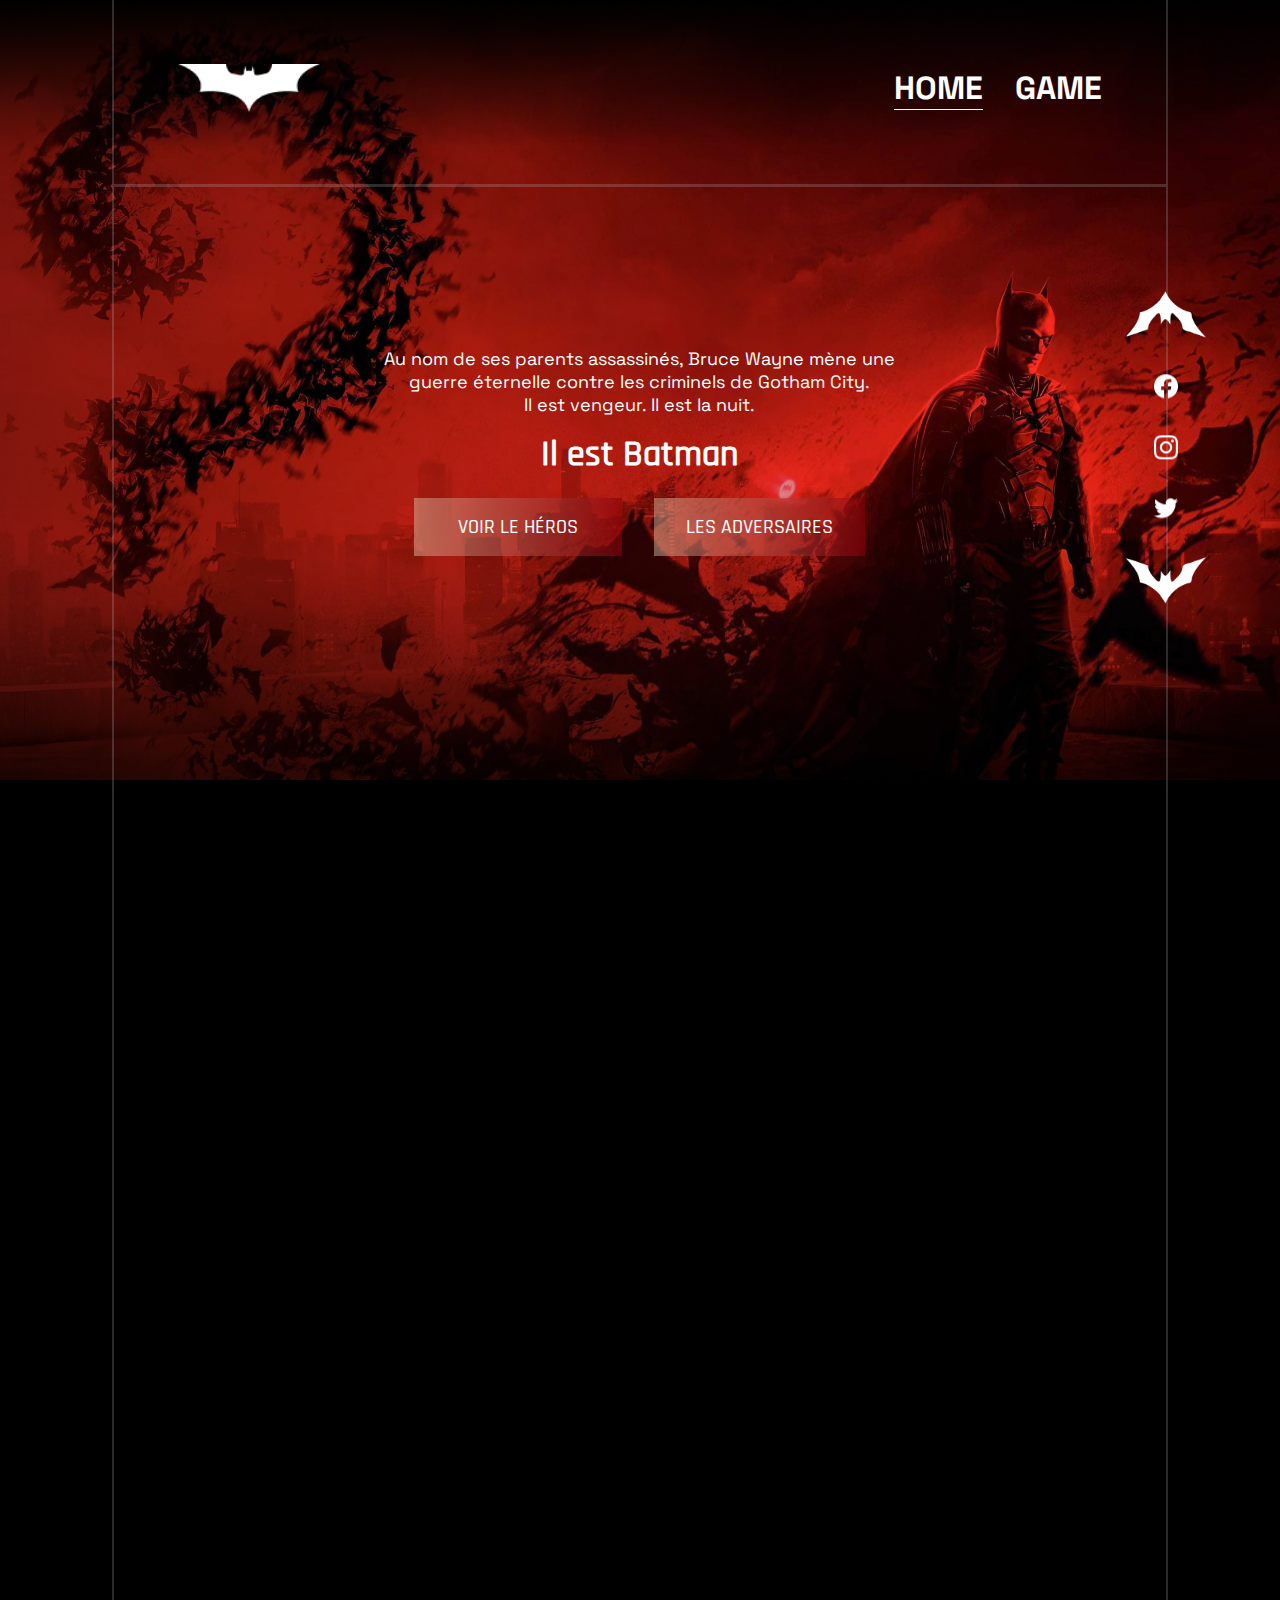
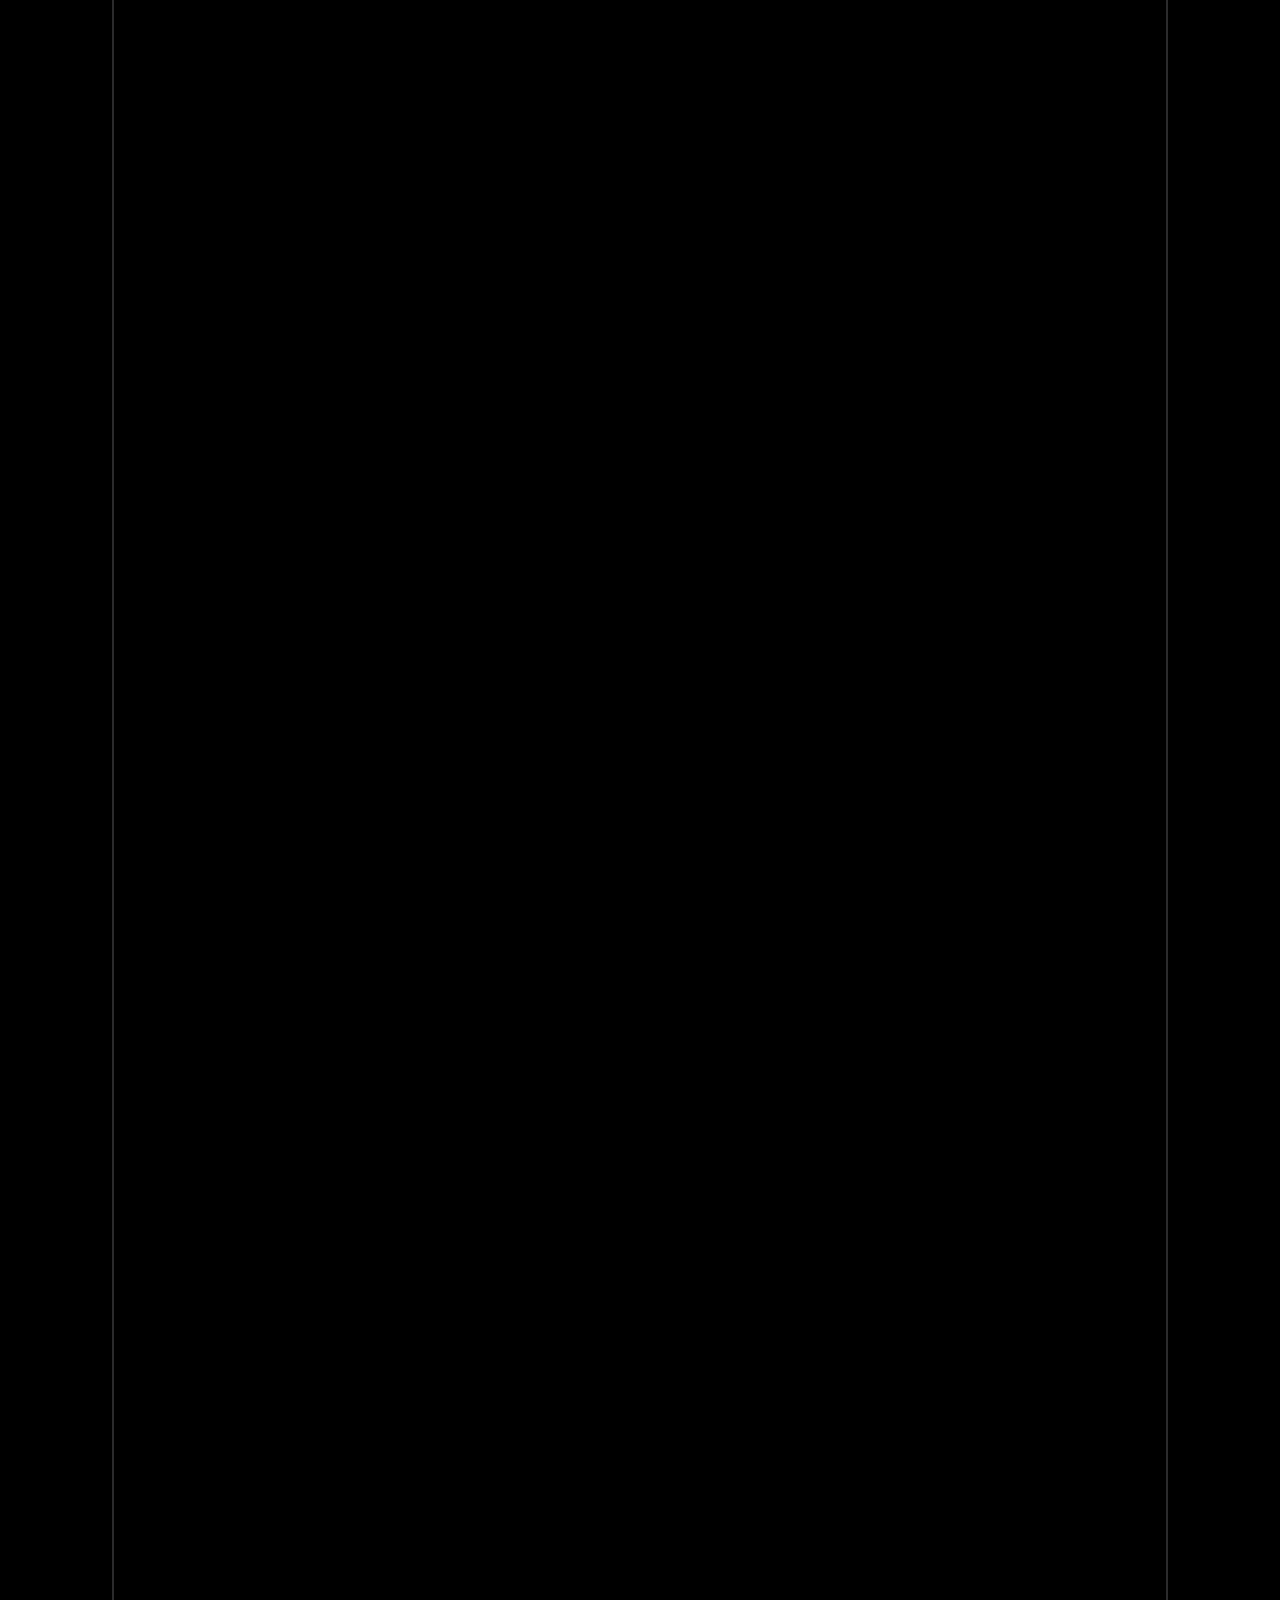
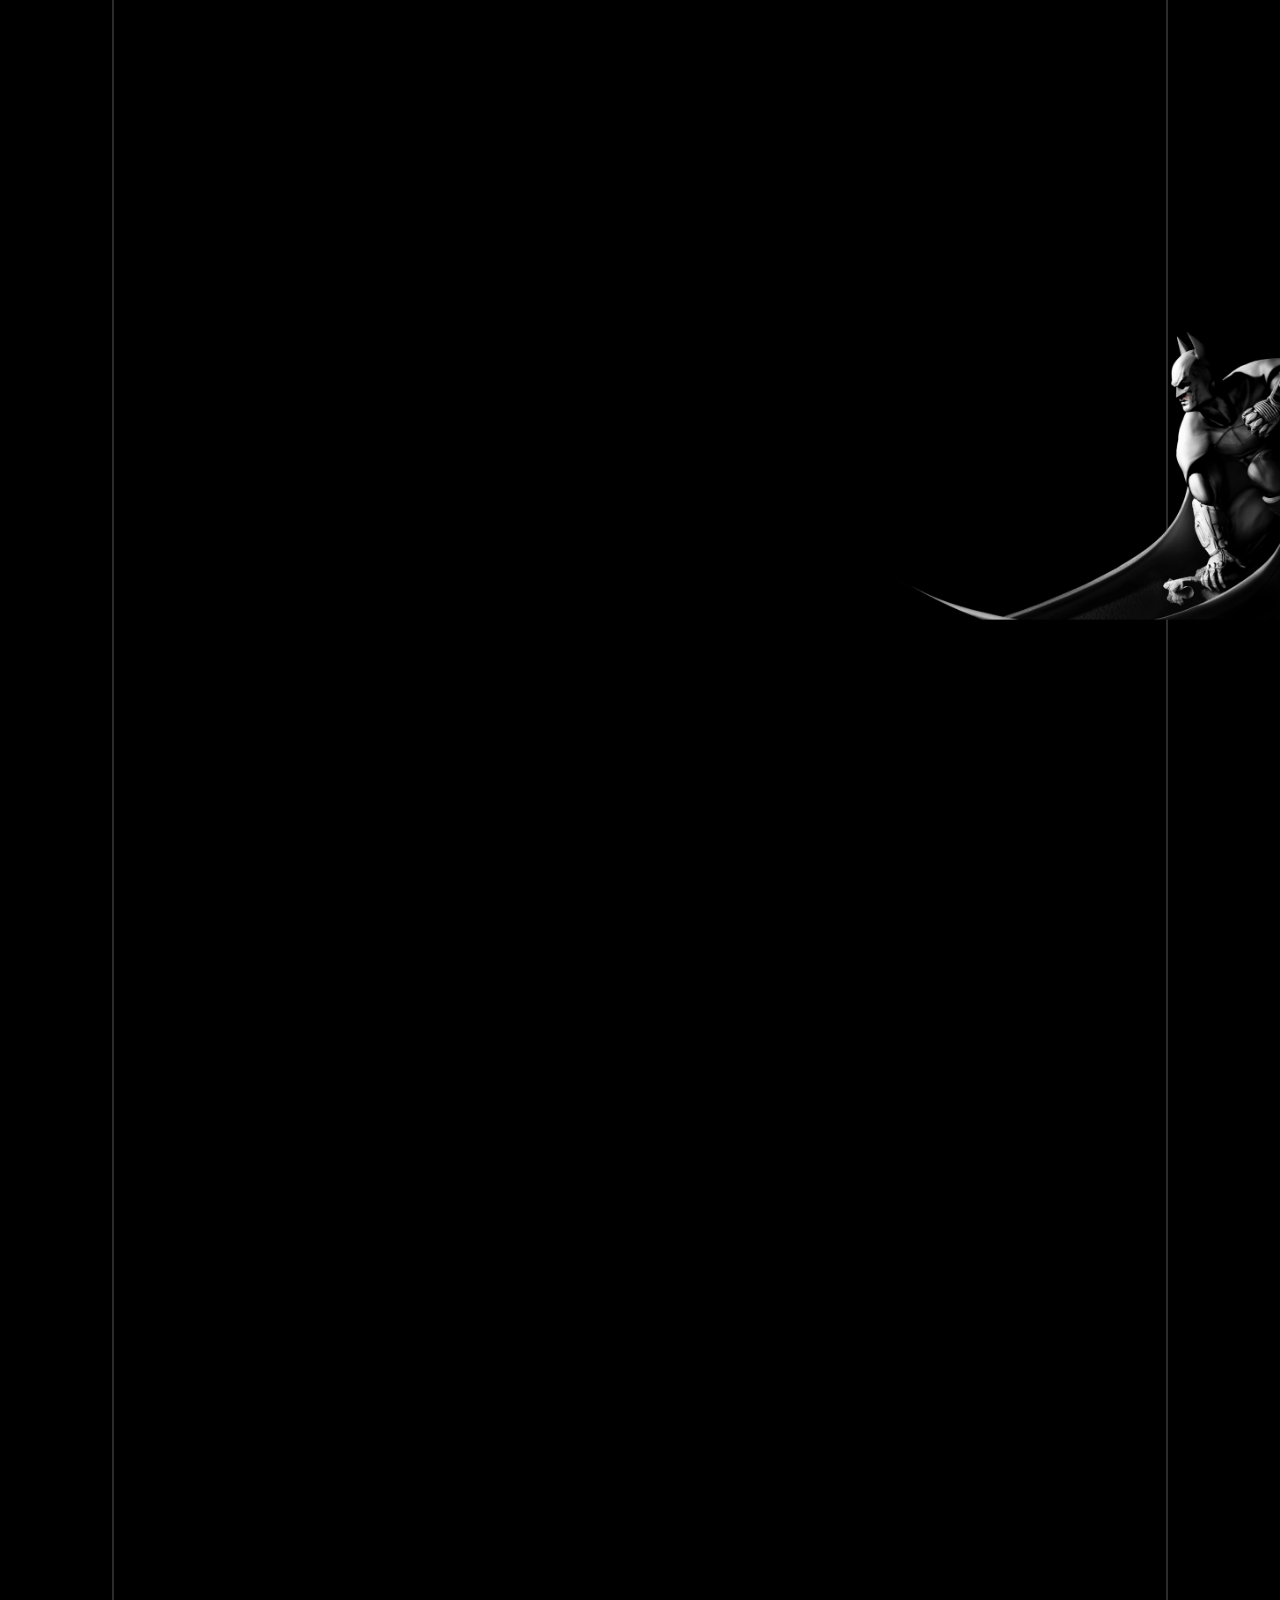
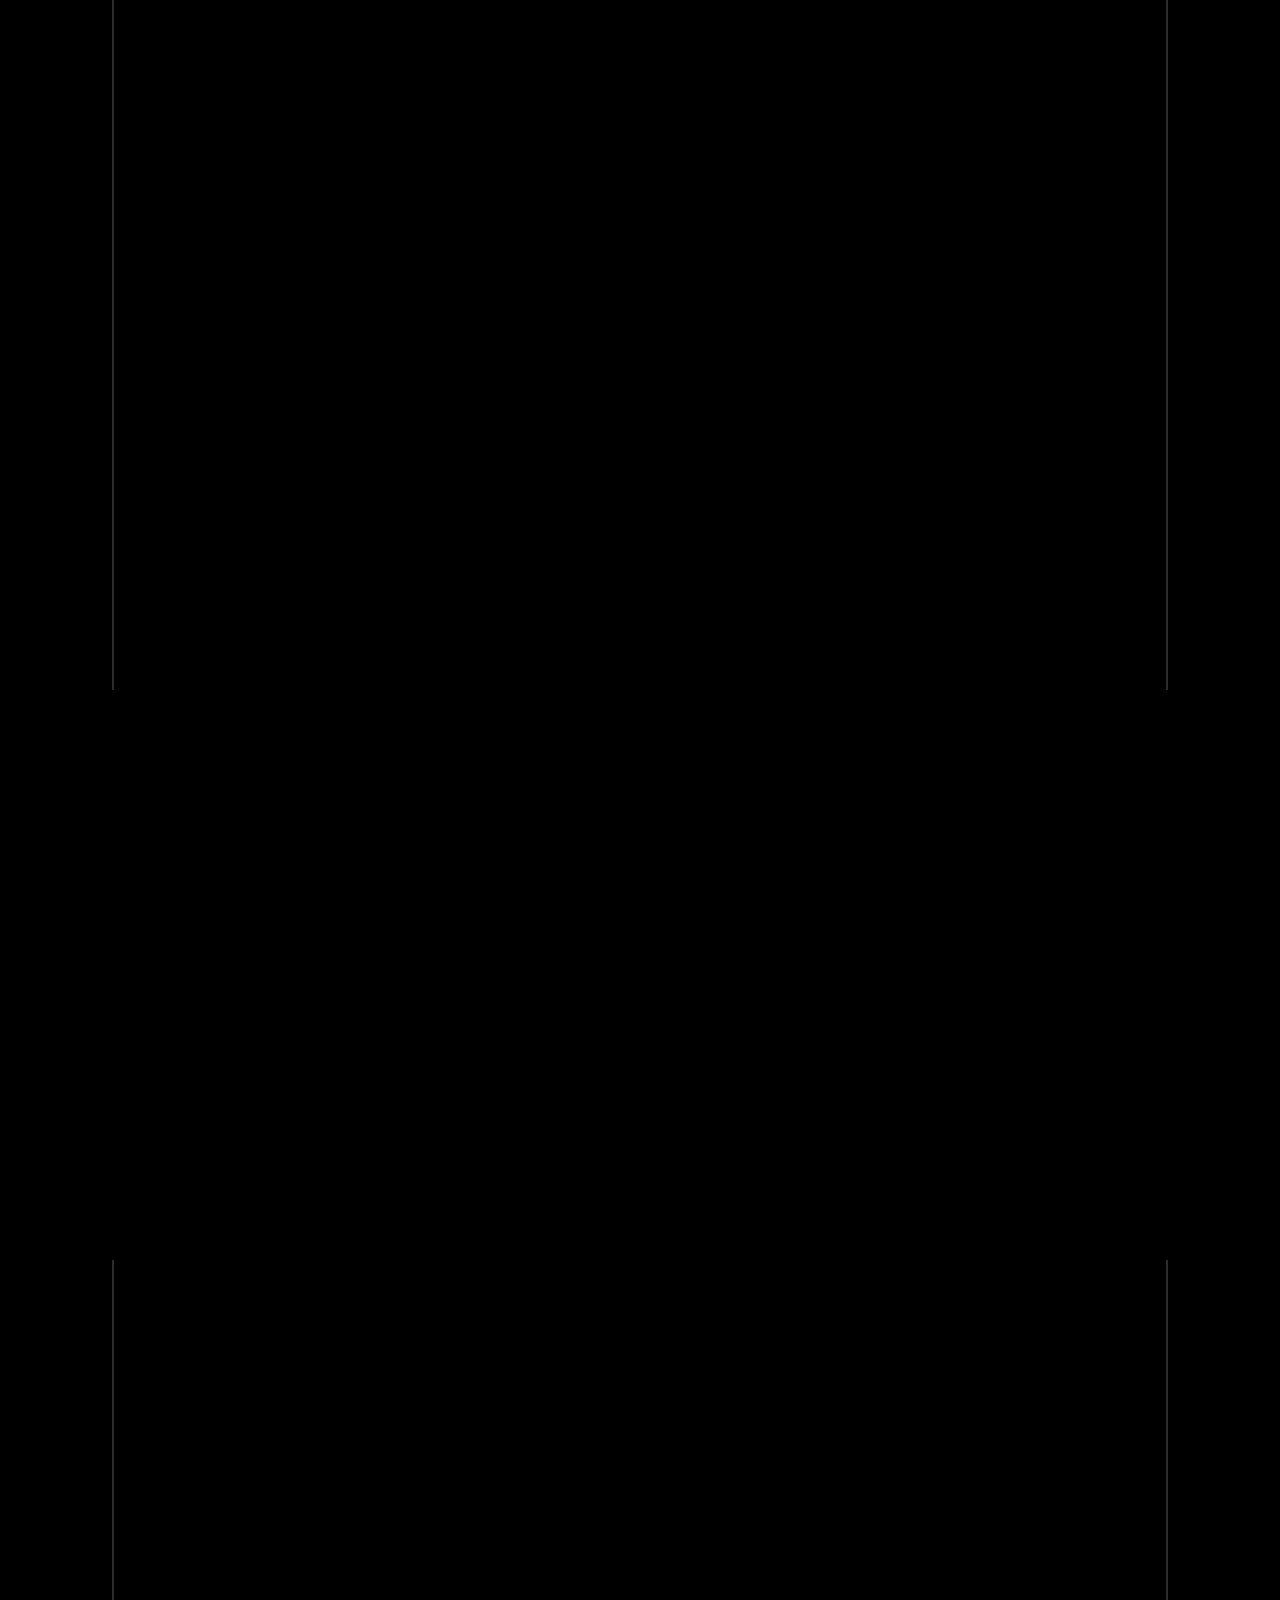
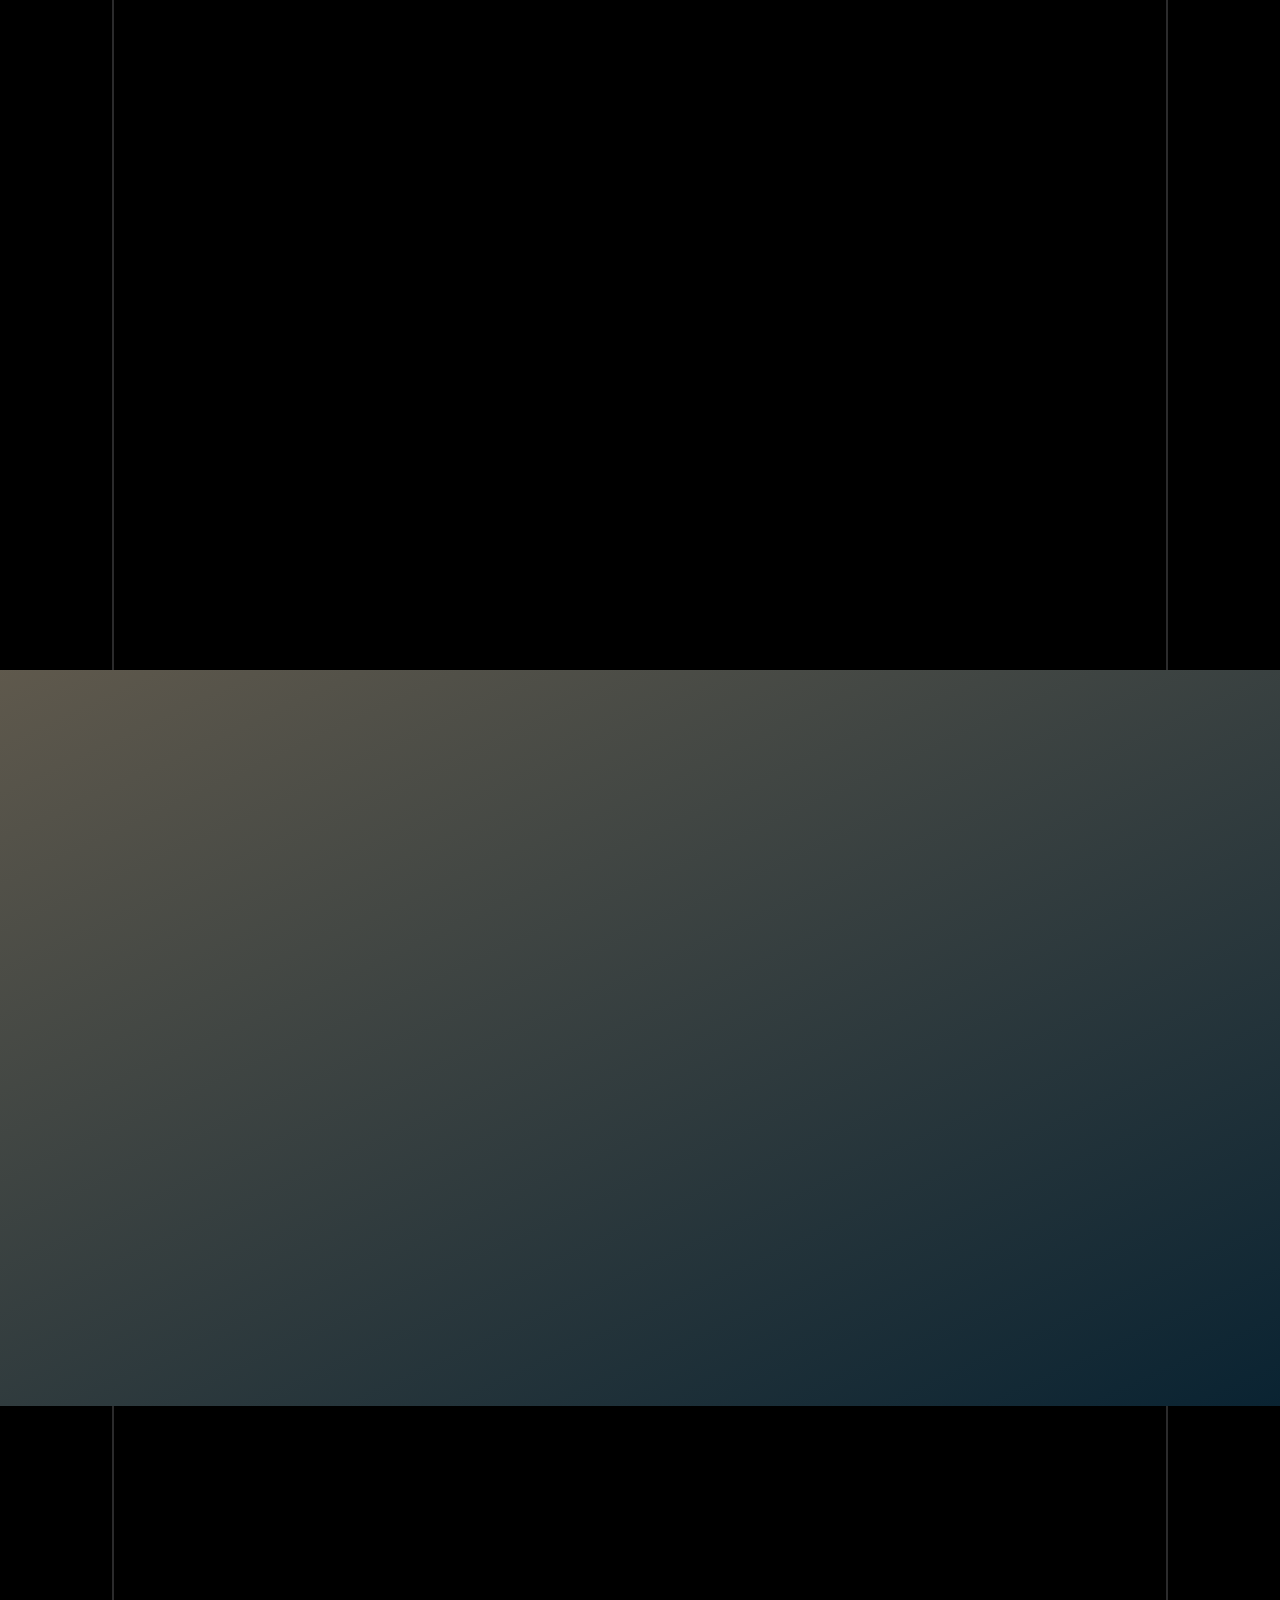
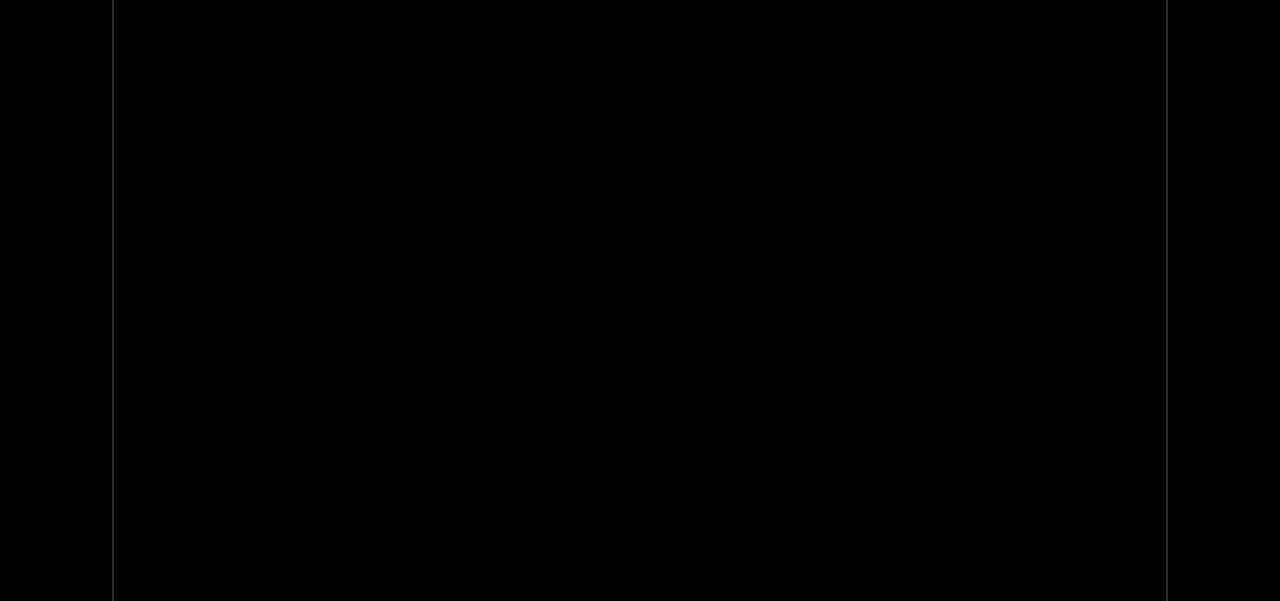
<file: index.html>
<!DOCTYPE html>
<html lang="fr">
<head>
	<meta charset="UTF-8">
	<meta http-equiv="X-UA-Compatible" content="IE=edge">
	<meta name="viewport" content="width=device-width, initial-scale=1.0">
	<link rel="stylesheet" href="styles/main.css">
	<link rel="shortcut icon" href="assets/logos/batman-favicon.png" type="image/x-icon">
	<title>BATMAN | Home</title>
</head>
<body id="home">
	<header id="header">
		<nav class="container nav">
			<div class="nav-wrapper">
				<a href="index.html" class="logo icon-link fade">
					<img src="assets/logos/logohome.png"
					alt="logo" class="img-hover"
					>
				</a>
				<ul class="links fade">
					<li><a href="index.html" class="link link-active">HOME</a></li>
					<li><a href="game.html" class="link">GAME</a></li>
				</ul>
			</div>
		</nav>
		<div class="banner container">
			<div class="banner-wrapper">
				<div class="banner-description fade">
					<p>
						Au nom de ses parents assassinés, Bruce Wayne mène une
            			guerre éternelle contre les criminels de Gotham City.
					</p>
					<p>
						Il est vengeur. Il est la nuit.
					</p>
				</div>
				<h1 class="fade">Il est Batman</h1>
				<div class="btn-group fade">
					<a href="#section-heros" class="btn btn-translucent">
						Voir le héros
					</a>
					<a href="#section-versus" class="btn btn-translucent">
						Les adversaires
					</a>
				</div>
			</div>
		</div>
	</header>

	<main>
		<section class="section arrow-down">
			<div class="container">
				<img
					src="assets/logos/flèche_down_header.png"
					alt="fleche vers le bas"
					class="fade-in"
				>
			</div>
		</section>

		<section id="section-heros" class="section section-left">
			<div class="container">
				<h2 class="section-title fade-in">
					BATMAN AU CINÉMA
				</h2>

				<p class="section-text fade-in">
					Le personnage de Batman est un super héros de l'univers de
					DC Comics. Il a été créé par le dessinateur Bob Kane et le
					scénariste Bill Finger et apparaît pour la première fois
					dans le comic book Detective Comics en 1939. Batman se
					différencie de Superman, alors héros majeur de DC, car il
					n'a aucun pouvoir. Il sera porté au cinema pour la première
					fois en 1943 par Lewis Wilson et bénéficiera de nombreux
					reboot, donnant l'occasion à de multiples acteurs
					d'interpréter l'homme chauve-souris. Voici les trois
					derniers :
				</p>

				<div class="section-images">
					<article class="section-image-wrapper fade-in">
						<div class="card">
							<img
								src="assets/illustrations/home/Bathome2.png"
								alt="Batman"
								class="section-image"
							/>
							<div class="actor-info">
								<div class="actor-image">
									<img src="assets/illustrations/home/robert-pattinson.png"
										alt="Robert pattinson"
									>
								</div>
								<div class="actor-text">
									<p>Robert Pattinson</p>
									<p class="actor-date">2022</p>
								</div>
							</div>
						</div>
					</article>

					<article class="section-image-wrapper fade-in">
						<div class="card">
							<img
								src="assets/illustrations/home/Bathome3.png"
								alt="Batman"
								class="section-image"
							/>
							<div class="actor-info">
								<div class="actor-image">
									<img src="assets/illustrations/home/christian-bale.png"
										alt="Christian Bale"
									>
								</div>
								<div class="actor-text">
									<p>Christian Bale</p>
									<p class="actor-date">2006 - 2008 - 2012</p>
								</div>
							</div>
						</div>
					</article>

					<article class="section-image-wrapper fade-in">
						<div class="card">
							<img
								src="assets/illustrations/home/Bathome4.png"
								alt="Batman"
								class="section-image"
							/>
							<div class="actor-info">
								<div class="actor-image">
									<img src="assets/illustrations/home/ben-affleck.jpg"
										alt="Ben Affleck"
									>
								</div>
								<div class="actor-text">
									<p>Ben Affleck</p>
									<p class="actor-date">2016 2017/2020 2023</p>
								</div>
							</div>
						</div>
					</article>
				</div>


			</div>
		</section>

		<section id="section-versus" class="section section-left">
			<div class="container">
				<h2 class="section-title fade-in">
					<p id="nemesis">
						<span>NÉMÉSIS</span>
						<img src="assets/illustrations/home/Bathome13.png" alt="">
					</p>
				</h2>

				<p class="section-text fade-in">
					Batman souhaite éradiquer la criminalité de Gotham. C'est
					pourquoi, il affrontera la plupart du temps, des vilains
					sans capacités surnaturelles mais particulièrement violents
					ou psychopathes. Avec son introduction dans la Justice
					League il aura l'occasion de se mesurer à des antagonistes
					qui défient l'imagination et les lois de la physique. Parmi
					les derniers ennemis emblématiques que nous avons pu voir au
					cinéma, on retrouve :
				</p>

				<div class="section-images">
					<article class="section-image-wrapper fade-in">
						<div class="card">
							<img
								src="assets/illustrations/home/Bathome5.png"
								alt="The Riddler - Paul Dano"
								class="section-image"
							/>
							<div class="actor-info">
								<div class="actor-image">
									<img src="assets/illustrations/home/paul.jpg"
										alt="The Riddler - Paul Dano"
									>
								</div>
								<div class="actor-text">
									<p>Paul Dano</p>
									<p class="actor-date">2022</p>
								</div>
							</div>
						</div>
						<div>
							<p>The Riddler</p>
						</div>
					</article>

					<article class="section-image-wrapper fade-in">
						<div class="card">
							<img
								src="assets/illustrations/home/Bathome6.png"
								alt="Le Joker - Heath Ledger"
								class="section-image"
							/>
							<div class="actor-info">
								<div class="actor-image">
									<img src="assets/illustrations/home/heath.jpg"
										alt="Heath Ledger"
									>
								</div>
								<div class="actor-text">
									<p>Heath Ledger</p>
									<p class="actor-date">2008</p>
								</div>
							</div>
						</div>
						<div>
							<p>Le Joker</p>
						</div>
					</article>

					<article class="section-image-wrapper fade-in">
						<div class="card">
							<img
								src="assets/illustrations/home/Bathome7.png"
								alt="Darkseid - Ray Porter"
								class="section-image"
							/>
							<div class="actor-info">
								<div class="actor-image">
									<img src="assets/illustrations/home/ray.jpg"
										alt="Ray Porter"
									>
								</div>
								<div class="actor-text">
									<p>Ray Porter</p>
									<p class="actor-date">2022</p>
								</div>
							</div>
						</div>
						<div>
							<p>Darkseid</p>
						</div>
					</article>
				</div>
			</div>
		</section>

		<section class="section section-ally section-left">
			<img src="assets/illustrations/home/Bathome12.png" alt="">
			<div class="container">
				<h2 class="section-title fade-in">
					Alliés
				</h2>

				<p class="section-text fade-in">
					Alfred est le majordome des Wayne. A leur mort il s'occupe
					de l'éducation du jeune Bruce avant de l'assister dans son
					rôle du Batman. Ce dernier rencontrera Catwoman dès le
					premier numéro des aventures de l'homme-chauve souris en
					1940. Tantôt ennemie tantôt alliée la jeune femme fatale
					fera tourner la tête de Batman à maintes reprises. Du côté
					de la police, Bruce pourra compter sur l'aide infaillible de
					James Gordon, “Jim , qui désire lui aussi nettoyer sa ville
					de la criminalité qui y règne.
				</p>

				<div class="section-images">
					<article class="section-image-wrapper fade-in">
						<div class="card">
							<img
								src="assets/illustrations/home/Bathome9.png"
								alt="Alfred Pennyworth - Michael Cain"
								class="section-image"
							/>
							<div class="actor-info">
								<div class="actor-image">
									<img src="assets/illustrations/home/michael.jpg"
										alt="Michael Cain"
									>
								</div>
								<div class="actor-text">
									<p>Michael Cain</p>
									<p class="actor-date">2006 2008 2012</p>
								</div>
							</div>
						</div>
						<div>
							<p>Alfred Pennyworth</p>
						</div>
					</article>

					<article class="fade-in">
						<div class="card">
							<img
								src="assets/illustrations/home/Bathome8.png"
								alt="Catwoman - Zoé Kravitz"
								class="section-image"
							/>
							<div class="actor-info">
								<div class="actor-image">
									<img src="assets/illustrations/home/zoe.jpg"
										alt="Zoé Kravitz"
									>
								</div>
								<div class="actor-text">
									<p>Zoé Kravitz</p>
									<p class="actor-date">2008</p>
								</div>
							</div>
						</div>
						<div>
							<p>Catwoman</p>
						</div>
					</article>

					<article class="section-image-wrapper fade-in">
						<div class="card">
							<img
								src="assets/illustrations/home/Bathome10.png"
								alt="James Gordon"
								class="section-image"
							/>
							<div class="actor-info">
								<div class="actor-image">
									<img src="assets/illustrations/home/benjamin.jpg"
										alt="James Gordon"
									>
								</div>
								<div class="actor-text">
									<p>Benjamin McKenzie</p>
									<p class="actor-date">2014 2019</p>
								</div>
							</div>
						</div>
						<div>
							<p>James Gordon</p>
						</div>
					</article>
				</div>
			</div>
		</section>

		<section class="section section-right">
			<div class="container">
				<h2 class="section-title fade-in">
					Justice league
				</h2>

				<p class="section-text fade-in">
					Lorsque la Terre est menacée les plus grands super-héros
					s'allient pour la protéger. Ils doivent cependant apprendre
					à se faire confiance mutuellement et à faire équipe ce qui
					ne sera pas chose aisée. Ensemble ils forment la Justice
					League, les plus grands superhéros de la Terre, ceux vers
					qui le monde entier se tourne lorsque les menaces
					extraterrestres ou surnaturelles menacent son existence
				</p>
			</div>
			<img
				src="assets/illustrations/home/Bathome11.png"
				alt="Justice League"
				class="section-image-full fade-in">
		</section>

		<section class="section section-left">
			<div class="container">
				<h2 class="section-title fade-in">
					MULTIMÉDIA
				</h2>
				<article class="carousel fade-in">
					<img
						src="assets/logos/icon_flèche_1.png"
						alt="left"
						id="left"
						class="carousel-control"
					/>
					<div class="carousel-content">
						<img
							src="assets/illustrations/home/Bathome_ba1.png"
							alt="Batman Begins"
							class="carousel-content-image"
						/>
						<div class="carousel-content-text">
							<h5>ACTION, ADVENTURE</h5>
							<p>Batman Begins</p>
							<h5>IMDB: <span class="imdb">8.2</span></h5>
							<p class="carousel-content-text--detail">
								Le jeune Bruce Wayne assiste impuissant au
								meurtre de ses parents. Profondément traumatisé,
								il grandit obnubilé par un désir de vengeance.
								La Ligue des ombres, une secte de guerriers
								ninja dirigée par Ra's al Ghul, se chargera de
								son entraînement. De retour chez lui à Gotham,
								avec l'aide de son majordome Alfred Pennyworth,
								Bruce Wayne se lance alors dans la lutte contre
								le crime sous le nom de Batman.
							</p>
						</div>
					</div>
					<img
						src="assets/logos/icon_flèche_2.png"
						alt="right"
						id="right"
						class="carousel-control"
					/>
				</article>
				<div class="video-wrapper fade-in">
					<a
						id="link-ba"
						href="https://www.youtube.com/watch?v=jXrFsn9pcZY"
						target="_blank"
					>
						<img
							id="img-ba"
							src="assets/illustrations/home/Bathome_ba2.png"
							alt="Bande annonce Batman"
						>
						<img
							id="icon-player"
							src="assets/logos/icon_player.png"
							alt="Play"
						>
					</a>
				</div>
			</div>
		</section>

		<section id="section-form" class="section section-form">
			<h2 class="section-title fade-in">
				Prenons contact
			</h2>
			<form action="" class="forms">
				<div>
					<label class="form-heading fade-in" for="email"
						>Addresse email</label
					>
					<input
						class="input-block fade-in"
						type="email"
						name="email"
						id="email"
						placeholder="Addresse email"
					/>
				</div>
				<div>
					<label class="form-heading fade-in">Newsletter</label>
					<div class="checkbox-wrapper fade-in">
						<span>
							En cochant cette case vous acceptez de recevoir
							l'actualité concernant les aventures de Batman :
						</span>
						<input type="checkbox" name="checkbox" id="checkbox" />
					</div>
					<div id="select">
						<select name="frequency_newsletter"
							id="frequency_newsletter"
							class="select fade-in"
						>
							<option disabled selected value>
								Chosissez la fréquence à laquelle vous souhaitez
								recevoir votre newletter
							</option>
							<option value="1_in_week">
								Une fois par semaine
							</option>
							<option value="1_in_2_week">
								Une fois toutes les deux semaines
							</option>
							<option value="1_in_month">
								Une fois par mois
							</option>
							<option value="1_in_3_month">
								Une fois toutes les trois mois
							</option>
							<option value="1_in_6_month">
								Une fois toutes les six mois
							</option>
						</select>
					</div>
					<label class="input-block fade-in" for="">
						Souhaitez vous recevoir des news
					</label>
					<div class="radio-group fade-in">
						<input type="radio" name="news" id="films" />
						<label class="btn btn-bordered" for="films">
							Des Films</label>
						<input type="radio" name="news" id="comics" />
						<label class="btn btn-bordered" for="comics">
							Des Comics</label>
						<input type="radio" name="news" id="all" />
						<label class="btn btn-bordered" for="all">
							De tout</label>
					</div>
				</div>
				<div>
					<label class="form-heading fade-in" for="message">Message</label>
					<input
						type="text"
						class="input-block fade-in"
						name="message"
						id="message"
						placeholder="Laissez un commentaire pour la communauté"
					/>
				</div>
				<div class="btn-group">
					<button 
						type="submit"
						class="btn btn-translucent fade-in"
						id="open"
					>
						Confirmer
					</button>
				</div>
				<div class="popup-container" id="popupContainer">
					<div class="popup">
						<button id="close">
							&times;
						</button>
						<p>
							message reçu !
						</p>
					</div>
				</div>
			</form>
		</section>

		<section class="section">
			<div class="container">
				<article class="quotes">
					<img
						src="assets/logos/icon_guillemets_1.png"
						alt="Quotes"
						class="quotes-image fade-in"
						id="quotes-image-first"
					>
					<div class="quotes-content">
						<p class="quotes-text fade-in">
							La seule façon raisonnable de vivre en ce bas monde,
							c'est en dehors des règles.La seule façon
							raisonnable de vivre en ce bas monde, c'est en
							dehors des règles.
						</p>
						<p class="quotes-author fade-in">
							<small>The Dark Knight : Le Chevalier Noir -</small>
							<br />
							<small>Le Joker à Batman (2008)</small>
						</p>
						<div class="quotes-navigation fade-in">
							<a class="quotes-navigation-btn"></a>
							<a class="quotes-navigation-btn"></a>
							<a class="quotes-navigation-btn"></a>
							<a class="quotes-navigation-btn"></a>
							<a
								class="quotes-navigation-btn quotes-navigation-btn-active">
							</a>
							<a class="quotes-navigation-btn"></a>
							<a class="quotes-navigation-btn"></a>
							<a class="quotes-navigation-btn"></a>
							<a class="quotes-navigation-btn"></a>
						</div>
					</div>
					<img
						src="assets/logos/icon_guillemets_2.png"
						alt="Quotes"
						class="quotes-image fade-in"
						id="quotes-image-second"
					>
				</article>
			</div>
		</section>

		<aside class="aside">
			<div class="container">
				<div class="networks">
					<a href="#header" class="icon-large icon-link">
						<img
							src="assets/logos/logo_bat_flèche.png"
							alt="Go to the top"
							class="img-hover"
						>
					</a>
					<a href="#" class="icon-small icon-link">
						<img
							src="assets/logos/icon_facebook.png"
							alt="Facebook"
							class="img-hover"
						/>
					</a>
					<a href="#" class="icon-small icon-link">
						<img src="assets/logos/icon_ig.png" alt="Instagram"
						class="img-hover"
						>
					</a>
					<a href="#" class="icon-small icon-link">
						<img src="assets/logos/icon_tw.png" alt="Twitter"
						class="img-hover"
						>
					</a>
					<a href="#section-form" class="icon-large icon-link">
						<img
							src="assets/logos/logo_bat_flèche_2.png"
							alt="Fill up the form"
							class="img-hover"
						>
					</a>
				</div>
			</div>
		</aside>
	</main>

	<footer id="footer">
		<div class="container">
			<div class="flex fade-in">
				<img
					class="icon-small"
					src="assets/logos/icon_WB.png"
					alt="Warner Bros"
				>
				<small>
					Ce projet respecte l'univers cinématographique des films
					Batman récents. Version Nolan & Snyder & Reeves
				</small>
			</div>
			<div class="networks flex">
				<div class="flex fade-in">
					<a href="#" class="icon-medium icon-link">
						<img
							src="assets/logos/logo_sayna_white.png"
							alt="logo Sayna"
							class="img-hover"
						>
					</a>
					<img
						class="icon-small"
						src="assets/logos/icon_x.png"
						alt="logo"
					>
					<a href="#" class="icon-medium icon-link">
						<img
						src="assets/logos/icon_DC.png"
						alt="Logo DC"
						class="img-hover"
						>
					</a>
				</div>

				<a href="#" class="icon-small icon-link">
					<img
						src="assets/logos/icon_facebook.png"
						alt="Facebook"
						class="img-hover fade-in"
					>
				</a>
				<a href="#" class="icon-small icon-link">
					<img
					src="assets/logos/icon_ig.png"
					alt="Instagram"
					class="img-hover fade-in"
					>
				</a>
				<a href="#" class="icon-small icon-link">
					<img
					src="assets/logos/icon_tw.png"
					alt="Twitter"
					class="img-hover fade-in"
					>
				</a>
			</div>
		</div>
	</footer>
	<script src="/scripts/home.js">

	</script>

</body>
</html>
</file>
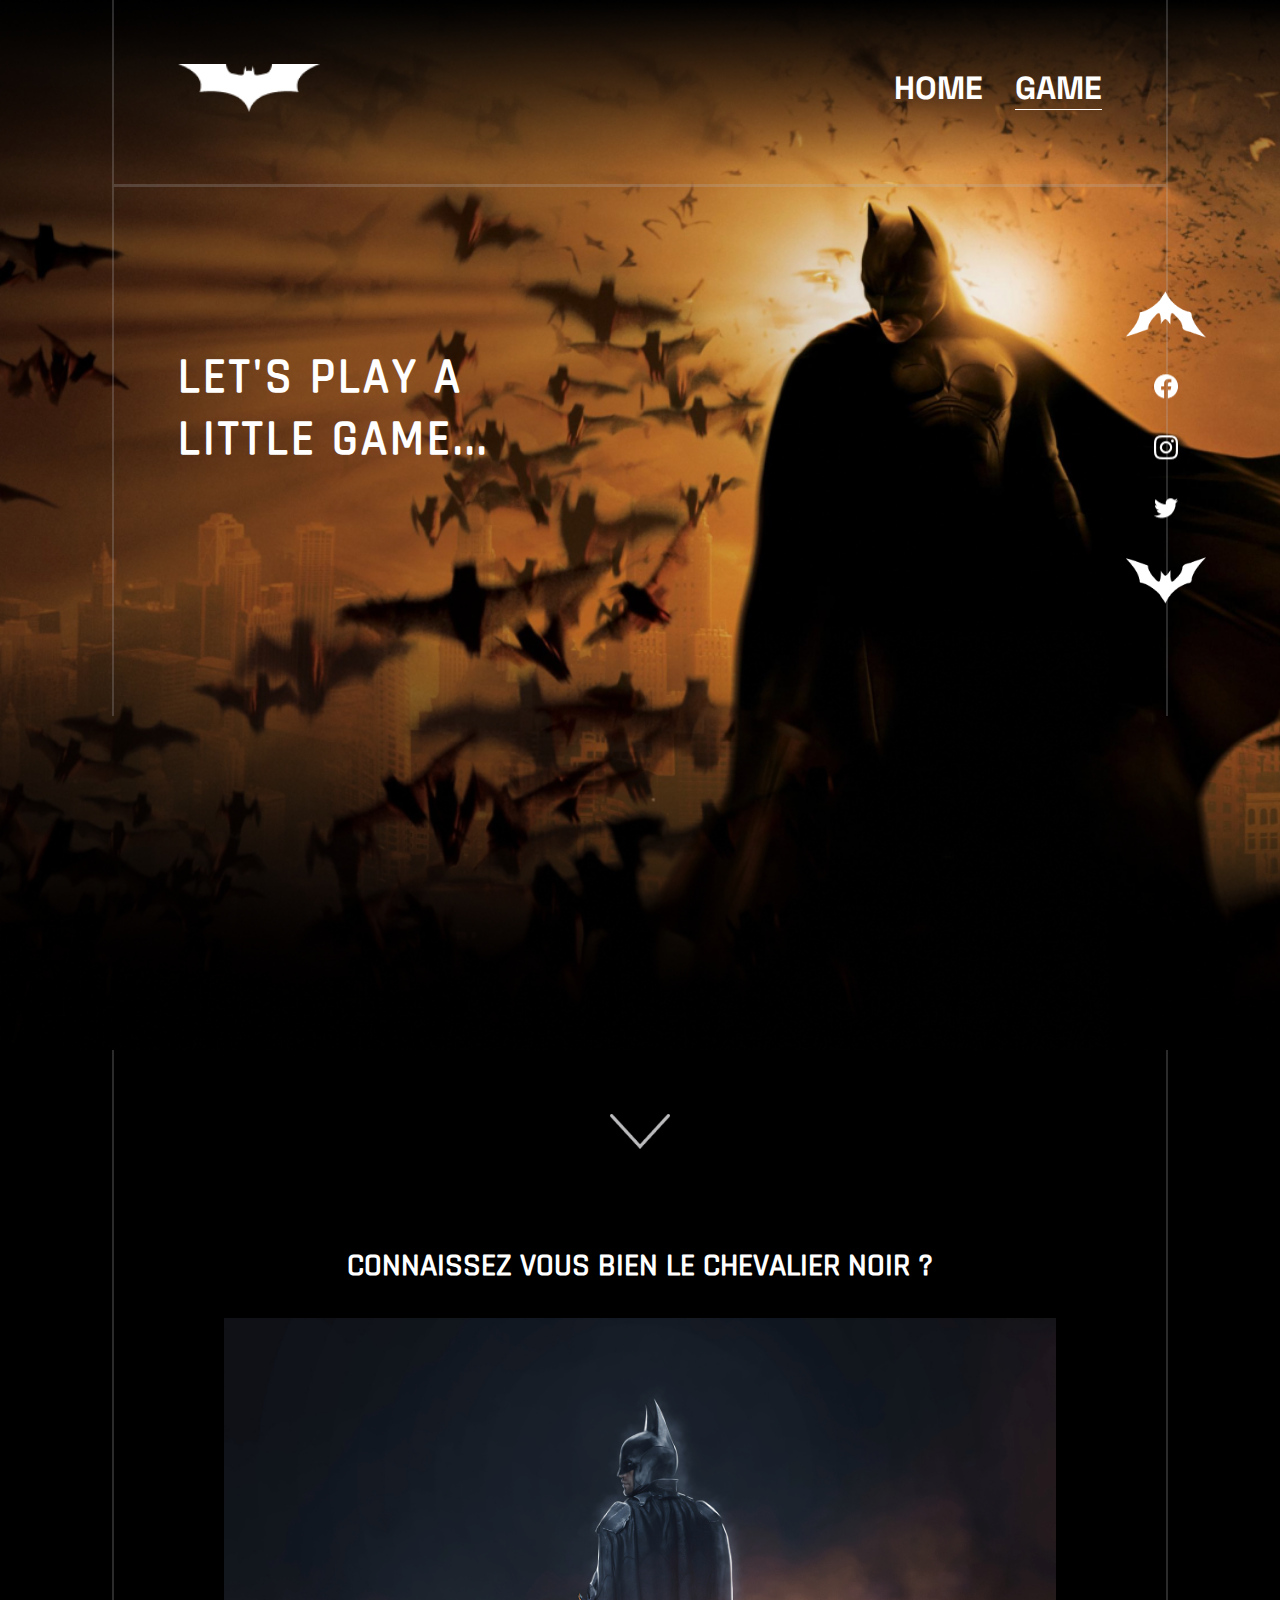
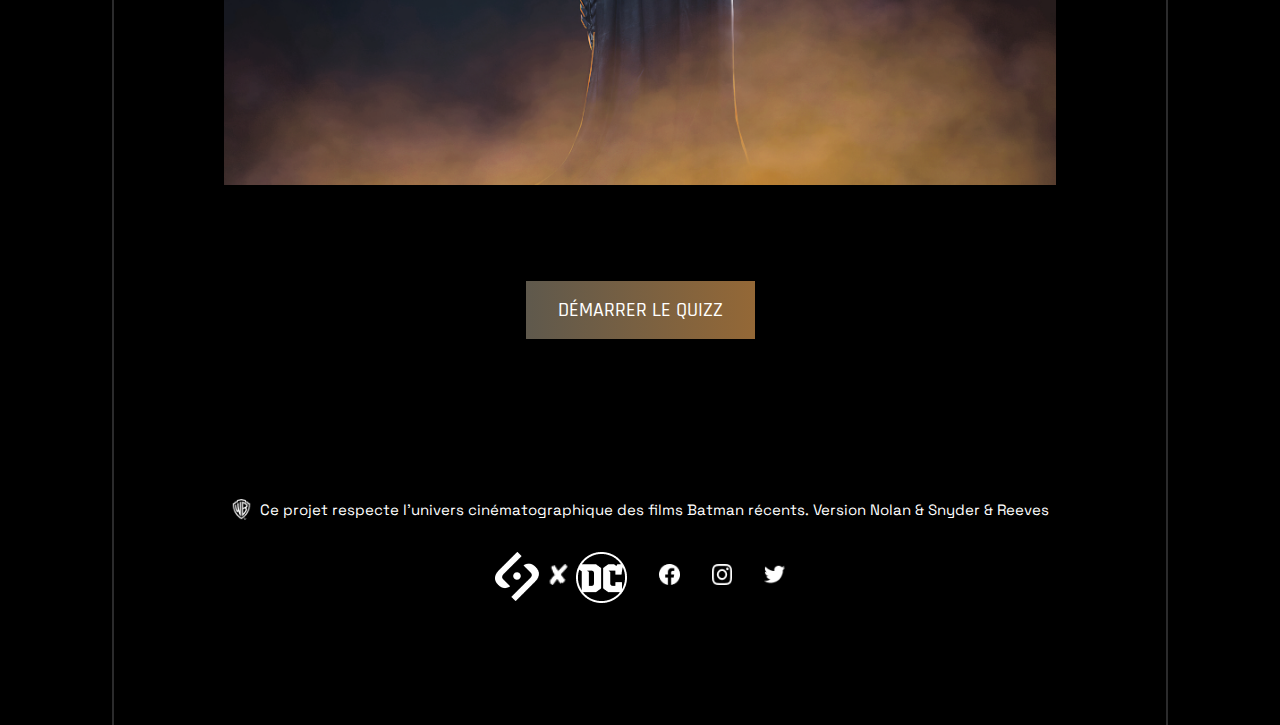
<file: game.html>
<!DOCTYPE html>
<html lang="fr">
<head>
  <meta charset="UTF-8">
  <meta http-equiv="X-UA-Compatible" content="IE=edge">
  <meta name="viewport" content="width=device-width, initial-scale=1.0">
  <link rel="stylesheet" href="styles/main.css">
  <title>Quizz sur le Chevalier Noir</title>
</head>
<body id="game">
  <header id="header">
		<nav class="container nav" id="nav">
			<div class="nav-wrapper">
				<a href="index.html" class="logo icon-link">
					<img src="assets/logos/logohome.png"
					alt="logo" class="img-hover"
					>
				</a>
				<ul class="links">
					<li><a href="index.html" class="link">HOME</a></li>
					<li><a href="game.html" class="link link-active">GAME</a></li>
				</ul>
			</div>
		</nav>
		<div class="banner container">
			<div class="banner-wrapper">
        <h1 class="header-title">
          LET'S PLAY A <br>
          LITTLE GAME...
        </h1>
      </div>
		</div>
	</header>
  <main>
    <aside class="aside">
			<div class="container">
				<div class="networks">
					<a href="#nav" class="icon-large icon-link">
						<img
							src="assets/logos/logo_bat_flèche.png"
							alt="Go to the top"
							class="img-hover"
						>
					</a>
					<a href="#" class="icon-small icon-link">
						<img
							src="assets/logos/icon_facebook.png"
							alt="Facebook"
							class="img-hover"
						/>
					</a>
					<a href="#" class="icon-small icon-link">
						<img src="assets/logos/icon_ig.png" alt="Instagram"
						class="img-hover"
						>
					</a>
					<a href="#" class="icon-small icon-link">
						<img src="assets/logos/icon_tw.png" alt="Twitter"
						class="img-hover"
						>
					</a>
					<a href="#quizz-game" class="icon-large icon-link">
						<img
							src="assets/logos/logo_bat_flèche_2.png"
							alt="Fill up the form"
							class="img-hover"
						>
					</a>
				</div>
			</div>
		</aside>

    <section class="section arrow-down">
			<div class="container">
				<img
					src="assets/logos/flèche_down_header.png"
					alt="fleche vers le bas"
				>
			</div>
		</section>
    <div id="quizz-game">
      <section class="section section-left">
        <div class="container">
          <div class="slide-in-hidden">
            <h2 class="section-title">
              <p>connaissez vous bien le chevalier noir ?</p>
            </h2>
            <img
              src="assets/illustrations/batgame/Batgame_2.png"
              alt=""
              id="dark-knight"
            />
            <div class="btn-group">
              <button
                id="btn-start-quizz"
                type="button"
                class="btn btn-translucent-yellow"
              >
                Démarrer le quizz
              </button>
            </div>
          </div>
        </div>
      </section>
    </div>
  </main>
  <footer id="footer">
		<div class="container">
			<div class="flex">
				<img
					class="icon-small"
					src="assets/logos/icon_WB.png"
					alt="Warner Bros"
				>
				<small>
					Ce projet respecte l'univers cinématographique des films
					Batman récents. Version Nolan & Snyder & Reeves
				</small>
			</div>
			<div class="networks flex">
				<div class="flex">
					<a href="#" class="icon-medium icon-link">
						<img
							src="assets/logos/logo_sayna_white.png"
							alt="logo Sayna"
							class="img-hover"
						>
					</a>
					<img
						class="icon-small"
						src="assets/logos/icon_x.png"
						alt="logo"
					>
					<a href="#" class="icon-medium icon-link">
						<img
						src="assets/logos/icon_DC.png"
						alt="Logo DC"
						class="img-hover"
						>
					</a>
				</div>

				<a href="#" class="icon-small icon-link">
					<img
						src="assets/logos/icon_facebook.png"
						alt="Facebook"
						class="img-hover"
					>
				</a>
				<a href="#" class="icon-small icon-link">
					<img
					src="assets/logos/icon_ig.png"
					alt="Instagram"
					class="img-hover"
					>
				</a>
				<a href="#" class="icon-small icon-link">
					<img
					src="assets/logos/icon_tw.png"
					alt="Twitter"
					class="img-hover"
					>
				</a>
			</div>
		</div>
	</footer>
</body>
</html>
</file>
<file: styles/main.css>
@font-face {
  font-family: "Rajdhani";
  src: url(../assets/fonts/Rajdhani/Rajdhani-Medium.ttf) format("TrueType");
}
@font-face {
  font-family: "SpaceGrotesk";
  src: url(../assets/fonts/Space_Grotesk/SpaceGrotesk-Bold.ttf) format("TrueType");
  font-weight: 700;
  font-style: normal;
}
@font-face {
  font-family: "SpaceGrotesk";
  src: url(../assets/fonts/Space_Grotesk/SpaceGrotesk-Regular.ttf) format("TrueType");
  font-wieght: 400;
  font-style: normal;
}
:root {
  scroll-behavior: smooth;
  min-width: 375px;
}

* {
  box-sizing: border-box;
  padding: 0;
  margin: 0;
}

body {
  color: #ffffff;
  font-family: "SpaceGrotesk", sans-serif;
  font-size: 1rem;
}
@media screen and (min-width: 768px) {
  body {
    font-size: 1.125rem;
  }
}

input,
textarea,
select,
button {
  font: inherit;
  outline: none;
  border: none;
  color: inherit;
}

button {
  cursor: pointer;
  display: inline-block;
}

ul {
  list-style-type: none;
}

a,
a:active,
a:focus {
  color: inherit;
  text-decoration: none;
}

.container {
  position: relative;
  z-index: 10;
  margin: 0 auto;
  padding: 0 1rem;
  max-width: calc(100vw - 4rem);
  border-left: 2px solid rgba(188, 187, 189, 0.231372549);
  border-right: 2px solid rgba(188, 187, 189, 0.231372549);
}
@media screen and (min-width: 768px) {
  .container {
    padding: 0 3rem;
    max-width: calc(100vw - 6rem);
  }
}
@media screen and (min-width: 992px) {
  .container {
    padding: 0 4rem;
    max-width: calc(100vw - 10rem);
  }
}
@media screen and (min-width: 1110px) {
  .container {
    padding: 0 4rem;
    max-width: calc(100vw - 14rem);
  }
}

main, footer {
  background-color: #000000;
}

.img-hover:hover {
  filter: brightness(0) saturate(100%) invert(89%) sepia(64%) saturate(7500%) hue-rotate(348deg) brightness(97%) contrast(108%);
}

header {
  position: relative;
  background-size: cover;
}
header .nav.container {
  border-bottom: 3px solid rgba(188, 187, 189, 0.231372549);
}
header .nav-wrapper {
  display: flex;
  flex-direction: row;
  justify-content: space-between;
  align-items: center;
  padding-top: 2.5rem;
  padding-bottom: 3rem;
}
@media screen and (min-width: 768px) {
  header .nav-wrapper {
    padding-top: 3rem;
    padding-bottom: 3.5rem;
  }
}
@media screen and (min-width: 992px) {
  header .nav-wrapper {
    padding-top: 4rem;
    padding-bottom: 4.5rem;
  }
}
header .links {
  display: flex;
  flex-direction: row;
  justify-content: space-between;
  align-items: center;
  font-size: 2rem;
  font-weight: 700;
  gap: 2rem;
}
header .links a:hover {
  color: #fff000;
}
header .link {
  position: relative;
}
header .link:hover::after {
  border-bottom: 3px solid #fff000;
}
header .link-active::after {
  content: "";
  text-decoration: underline;
  border-bottom: 1px solid #ffffff;
  position: absolute;
  left: 0;
  top: 102%;
  width: 100%;
  height: auto;
}
header .banner-wrapper {
  margin: 0 auto;
  max-width: 75%;
  text-align: center;
  padding: 4rem 0;
}
@media screen and (min-width: 768px) {
  header .banner-wrapper {
    padding: 6rem 0 8rem 0;
  }
}
@media screen and (min-width: 992px) {
  header .banner-wrapper {
    padding: 10rem 0 14rem 0;
    max-width: 60%;
  }
}
header .banner-description {
  margin-bottom: 1rem;
}
header h1 {
  font-size: 2.25rem;
  margin-bottom: 1.3rem;
  font-weight: 700;
  font-family: "Rajdhani";
}
header .logo {
  height: 2.5rem;
  display: inline-block;
}
@media screen and (min-width: 768px) {
  header .logo {
    height: 3rem;
  }
}
header .logo img {
  height: 100%;
}

footer .container {
  padding-bottom: 8rem;
}
footer .flex {
  display: flex;
  flex-direction: row;
  justify-content: center;
  align-items: center;
  gap: 0.5rem;
}
footer .networks {
  gap: 2rem;
  margin-top: 2rem;
}
footer .icon-small {
  height: 1.3rem;
}
footer .icon-small img {
  height: 100%;
}
footer .icon-medium {
  height: 2.8rem;
}

aside {
  position: fixed;
  z-index: 99;
  top: 50%;
  left: 0;
  width: 100%;
  transform: translateY(-50%);
}
aside .container {
  position: relative;
}
aside .networks {
  display: flex;
  flex-direction: column;
  justify-content: center;
  align-items: center;
  position: absolute;
  right: 0;
  top: 0;
  width: auto;
  height: auto;
  transform: translate(50%, -50%);
  gap: 1.5rem;
}
@media screen and (min-width: 992px) {
  aside .networks {
    gap: 2rem;
  }
}
aside .icon-aside {
  max-width: 2.8rem;
}
aside .icon-aside img {
  width: 100%;
}
aside .icon-large {
  width: 2.8rem;
}
@media screen and (min-width: 768px) {
  aside .icon-large {
    width: 3.8rem;
  }
}
@media screen and (min-width: 992px) {
  aside .icon-large {
    width: 5rem;
  }
}
aside .icon-large img {
  width: 100%;
}

.btn {
  cursor: pointer;
  font-family: "Rajdhani", sans-serif;
  white-space: nowrap;
  font-weight: 500;
  font-size: 1rem;
}
@media screen and (min-width: 768px) {
  .btn {
    font-size: 1.25rem;
  }
}

.btn-group {
  gap: 1rem 2rem;
  display: flex;
  flex-direction: column;
  justify-content: center;
  align-items: center;
}
@media screen and (min-width: 768px) {
  .btn-group {
    display: flex;
    flex-direction: row;
    justify-content: center;
    align-items: center;
  }
}

.btn-translucent {
  width: 13rem;
  min-width: -webkit-max-content;
  min-width: -moz-max-content;
  min-width: max-content;
  padding: 1rem 2rem;
  text-transform: uppercase;
  background: linear-gradient(90deg, rgba(237, 222, 191, 0.4), rgba(137, 0, 8, 0.6));
}
.btn-translucent:hover {
  background: linear-gradient(90deg, #eddebf, #890008);
}

.btn-bordered {
  position: relative;
  border: 1px solid;
  padding: 0.5rem 1rem;
  -o-border-image: linear-gradient(155deg, rgba(237, 222, 191, 0.4), rgba(25, 88, 125, 0.4)) 1;
  border-image: linear-gradient(155deg, rgba(237, 222, 191, 0.4), rgba(25, 88, 125, 0.4)) 1;
}
.btn-bordered:hover {
  background: linear-gradient(155deg, rgba(237, 222, 191, 0.4), rgba(25, 88, 125, 0.4));
}

#home .popup-container {
  position: fixed;
  top: 0;
  left: 0;
  bottom: 0;
  right: 0;
  background-color: rgba(0, 0, 0, 0.7);
  display: none;
  justify-content: center;
  align-items: center;
}
#home .popup-container.active {
  display: flex;
}
#home .popup {
  background: linear-gradient(155deg, rgba(237, 222, 191, 0.4), rgba(25, 88, 125, 0.4));
  width: 500px;
  height: 300px;
  border-radius: 10px;
  padding: 2rem;
  display: flex;
  justify-content: center;
  align-items: center;
  position: relative;
}
#home .popup button {
  background-color: inherit;
  opacity: 0.5;
  color: #ffffff;
  font-size: 1.5rem;
  position: absolute;
  top: 0.625rem;
  right: 0.625rem;
}
#home .popup p {
  color: #ffffff;
  font-size: 1rem;
  font-weight: bold;
  text-transform: uppercase;
}

#home .fade-in {
  opacity: 0;
  transform: translateX(-100%);
  transition: 300ms ease-in transform, 300ms ease-in opacity;
}
#home .show-content {
  opacity: 1;
  transform: translateX(0);
}
#home .fade {
  -webkit-animation: fadeIn 3s;
          animation: fadeIn 3s;
}
#home header {
  background: url(../assets/illustrations/home/Bathome1.png) no-repeat top center;
}
#home .arrow-down .container {
  padding: 4rem 0;
}
#home .arrow-down img {
  cursor: pointer;
  height: 2.2rem;
  margin: 0 auto;
  display: block;
}
#home .section-text {
  padding-bottom: 4.5rem;
  text-align: justify;
}
#home .section-title {
  font-size: 1.75rem;
  text-align: center;
  text-transform: uppercase;
  padding-top: 2rem;
  padding-bottom: 2rem;
  font-family: "Rajdhani", sans-serif;
  font-weight: 700;
}
@media screen and (min-width: 768px) {
  #home .section-title {
    text-align: start;
  }
}
@media screen and (min-width: 768px) {
  #home .section-left .section-text,
#home .section-left .section-title {
    padding-right: 3rem;
  }
}
#home .section-right .section-text,
#home .section-right .section-title {
  padding-left: 4rem;
}
#home #nemesis {
  width: -webkit-max-content;
  width: -moz-max-content;
  width: max-content;
  position: relative;
}
#home #nemesis img {
  position: absolute;
  left: 100%;
  bottom: 0;
  width: auto;
  height: 5.5rem;
  transform: translateX(-40%);
}
#home .section-images {
  display: flex;
  flex-direction: row;
  justify-content: space-around;
  align-items: center;
  gap: 2.3rem;
  flex-wrap: wrap;
  text-align: center;
  padding-bottom: 6rem;
}
#home .section-image {
  display: block;
  max-width: 100%;
  margin-bottom: 1.5rem;
}
#home .card {
  margin-bottom: 2rem;
}
#home .card:hover > .actor-info {
  opacity: 1;
}
#home .actor-info {
  margin-top: -6rem;
  padding-left: 1.875rem;
  width: 100%;
  height: 3.75rem;
  font-size: 0.75rem;
  display: flex;
  flex-direction: row;
  align-items: center;
  justify-content: center;
  position: relative;
  opacity: 0;
}
#home .actor-info .actor-image {
  border-radius: 50%;
  position: absolute;
  top: -15px;
  left: 30px;
}
#home .actor-info .actor-image img {
  height: 70px;
  width: 70px;
  border-radius: 50%;
}
#home .actor-info .actor-text {
  padding: 10px 40px;
  background: linear-gradient(90deg, rgba(237, 222, 191, 0.4), rgba(137, 0, 8, 0.6));
  border-radius: 2rem;
}
#home .actor-info .actor-date {
  font-size: 0.625rem;
  color: #fff000;
}
#home .section-image-wrapper:hover {
  transform: scale(1.1) !important;
  transition: all ease 5s;
}
#home .section-image-full {
  display: block;
  max-width: 100%;
}
#home .section-ally {
  position: relative;
}
#home .section-ally > img {
  position: absolute;
  right: 0;
  top: 0;
  width: auto;
  height: 11rem;
  transform: translateY(-50%);
  z-index: 11;
}
@media screen and (min-width: 768px) {
  #home .section-ally > img {
    height: 15rem;
    transform: translateY(-65%);
  }
}
@media screen and (min-width: 992px) {
  #home .section-ally > img {
    height: 18rem;
    transform: translateY(-80%);
  }
}
#home .carousel {
  gap: 1.5rem;
  color: var(--gray);
  font-size: 0.75rem;
  margin-bottom: 5rem;
  font-family: "Rajdhani", sans-serif;
  font-weight: 400;
  display: flex;
  flex-direction: row;
  justify-content: space-between;
  align-items: center;
}
@media screen and (min-width: 554px) {
  #home .carousel {
    font-size: 0.875rem;
  }
}
#home .carousel-control {
  width: 1rem;
  cursor: pointer;
}
@media screen and (min-width: 554px) {
  #home .carousel-control {
    width: 1.5rem;
  }
}
@media screen and (min-width: 768px) {
  #home .carousel-control {
    width: 2rem;
  }
}
#home .carousel-content {
  display: grid;
  grid-template-columns: 1fr 2fr;
  max-width: 500px;
  align-items: center;
}
@media screen and (min-width: 554px) {
  #home .carousel-content {
    grid-template-columns: 1fr 3fr;
  }
}
#home .carousel-content .imdb {
  color: #f8f184;
}
#home .carousel-content-text {
  gap: 0.25rem;
  padding: 0.5rem;
  min-height: 100%;
  background: linear-gradient(155deg, rgba(237, 222, 191, 0.4), rgba(25, 88, 125, 0.4));
  display: flex;
  flex-direction: column;
  justify-content: center;
  align-items: start;
}
@media screen and (min-width: 554px) {
  #home .carousel-content-text {
    padding: 1rem;
    gap: 0.5rem;
  }
}
#home .carousel-content-text h5 {
  letter-spacing: 1px;
}
#home .carousel-content-text--detail {
  display: block;
  font-size: smaller;
  max-height: 6rem;
  overflow: hidden;
}
@media screen and (min-width: 554px) {
  #home .carousel-content-text--detail {
    display: block;
    max-height: 100%;
  }
}
#home .carousel-content-image {
  width: 100%;
  height: 100%;
}
#home .video-wrapper {
  padding-bottom: 6rem;
}
#home .video-wrapper #img-ba {
  width: 100%;
}
#home .video-wrapper #link-ba {
  position: relative;
  display: block;
}
#home .video-wrapper #link-ba:hover {
  box-shadow: 0 0 25px 0 #c4c4c4;
}
#home .video-wrapper #link-ba:hover #icon-player {
  display: block;
}
#home .video-wrapper #icon-player {
  position: absolute;
  left: 50%;
  top: 50%;
  width: auto;
  height: auto;
  transform: translate(-50%, -50%);
  display: none;
}
#home .section-form {
  background: linear-gradient(155deg, rgba(237, 222, 191, 0.4), rgba(25, 88, 125, 0.4));
}
#home .section-form .section-title {
  text-align: center;
}
#home .section-form .forms {
  max-width: 992px;
  margin: 0 auto;
  padding: 2rem 4rem;
}
@media screen and (min-width: 768px) {
  #home .section-form .forms {
    padding: 2rem 6rem;
  }
}
#home .section-form label, #home .section-form input, #home .section-form textarea {
  margin-bottom: 1.8rem;
}
#home .section-form .form-heading {
  display: block;
  text-transform: uppercase;
}
#home .section-form .form-heading ~ ::-moz-placeholder {
  color: #c4c4c4;
}
#home .section-form .form-heading ~ :-ms-input-placeholder {
  color: #c4c4c4;
}
#home .section-form .form-heading ~ ::placeholder {
  color: #c4c4c4;
}
#home .section-form .input-block::-moz-placeholder {
  width: 100%;
  display: block;
  background-color: transparent;
  border-bottom: 1px solid #c4c4c4;
}
#home .section-form .input-block:-ms-input-placeholder {
  width: 100%;
  display: block;
  background-color: transparent;
  border-bottom: 1px solid #c4c4c4;
}
#home .section-form .input-block, #home .section-form .input-block::placeholder {
  width: 100%;
  display: block;
  background-color: transparent;
  border-bottom: 1px solid #c4c4c4;
}
@media screen and (min-width: 768px) {
  #home .section-form .checkbox-wrapper {
    max-width: 90%;
  }
}
#home .section-form .radio-group {
  display: flex;
  flex-direction: row;
  justify-content: center;
  align-items: center;
  color: #ffffff;
  gap: 1rem;
}
#home .section-form .radio-group input[type=radio] {
  display: none;
}
#home .section-form .select::-moz-placeholder {
  width: 100%;
  display: block;
  background-color: transparent;
  border-bottom: 1px solid #c4c4c4;
  cursor: pointer;
}
#home .section-form .select:-ms-input-placeholder {
  width: 100%;
  display: block;
  background-color: transparent;
  border-bottom: 1px solid #c4c4c4;
  cursor: pointer;
}
#home .section-form .select, #home .section-form .select::placeholder {
  width: 100%;
  display: block;
  background-color: transparent;
  border-bottom: 1px solid #c4c4c4;
  cursor: pointer;
}
#home #select {
  margin-bottom: 2rem;
}
#home select option {
  background-color: #414643;
  width: 100%;
  overflow: hidden;
  white-space: nowrap;
}
#home .quotes {
  display: flex;
  flex-direction: row;
  justify-content: space-evenly;
  align-items: flex-start;
  text-align: center;
  padding: 8rem 0;
}
#home .quotes #quotes-image-second {
  align-self: flex-end;
}
#home .quotes-image {
  width: 4rem;
}
#home .quotes-content {
  padding: 4rem 2rem;
  max-width: 500px;
}
#home .quotes-text {
  margin-bottom: 1rem;
}
#home .quotes-author {
  color: #c4c4c4;
  margin-bottom: 0.5rem;
}
#home .quotes-navigation-btn {
  margin: 0 1px;
  display: inline-block;
  width: 5px;
  height: 5px;
  border: 1px solid #19587d;
  border-radius: 50%;
}
#home .quotes-navigation-btn-active {
  background-color: #19587d;
}

@-webkit-keyframes fadeIn {
  0% {
    opacity: 0;
    transform: translateX(-100%);
  }
  100% {
    opacity: 1;
    transform: translateX(0);
  }
}

@keyframes fadeIn {
  0% {
    opacity: 0;
    transform: translateX(-100%);
  }
  100% {
    opacity: 1;
    transform: translateX(0);
  }
}
#game header {
  background: url(../assets/illustrations/batgame/Batgame_1.png) no-repeat top center;
  height: calc(100vh + 150px);
  background-size: cover;
}
#game h1 {
  font-weight: 1000;
  letter-spacing: 1px;
}
@media screen and (min-width: 768px) {
  #game h1 {
    font-size: 3rem;
    letter-spacing: 2px;
  }
}
@media screen and (min-width: 992px) {
  #game h1 {
    font-size: 3rem;
    letter-spacing: 3px;
  }
}
#game .banner-wrapper {
  margin: 0 auto;
  text-align: center;
  max-width: 100%;
}
@media screen and (min-width: 768px) {
  #game .banner-wrapper {
    margin: 0 auto 0 0;
    text-align: left;
  }
}
#game .arrow-down .container {
  padding: 4rem 0;
}
#game .arrow-down img {
  cursor: pointer;
  height: 2.2rem;
  margin: 0 auto;
  display: block;
}
#game .section-title {
  font-size: 2rem;
  text-align: center;
  text-transform: uppercase;
  padding-top: 2rem;
  padding-bottom: 2rem;
  font-family: "Rajdhani", sans-serif;
  font-weight: 900;
}
#game #dark-knight {
  width: 90%;
  max-width: 1110px;
  display: block;
  margin: 0 auto;
  margin-bottom: 6rem;
}
#game .btn-translucent-yellow {
  width: 13rem;
  min-width: -webkit-max-content;
  min-width: -moz-max-content;
  min-width: max-content;
  padding: 1rem 2rem;
  text-transform: uppercase;
  background: linear-gradient(90deg, rgba(237, 222, 191, 0.4), rgba(185, 130, 68, 0.8));
}
#game .btn-translucent-yellow:hover {
  background: linear-gradient(90deg, rgba(237, 222, 191, 0.7), #b98244);
}
#game #footer .container {
  padding-top: 10rem;
}/*# sourceMappingURL=main.css.map */
</file>
